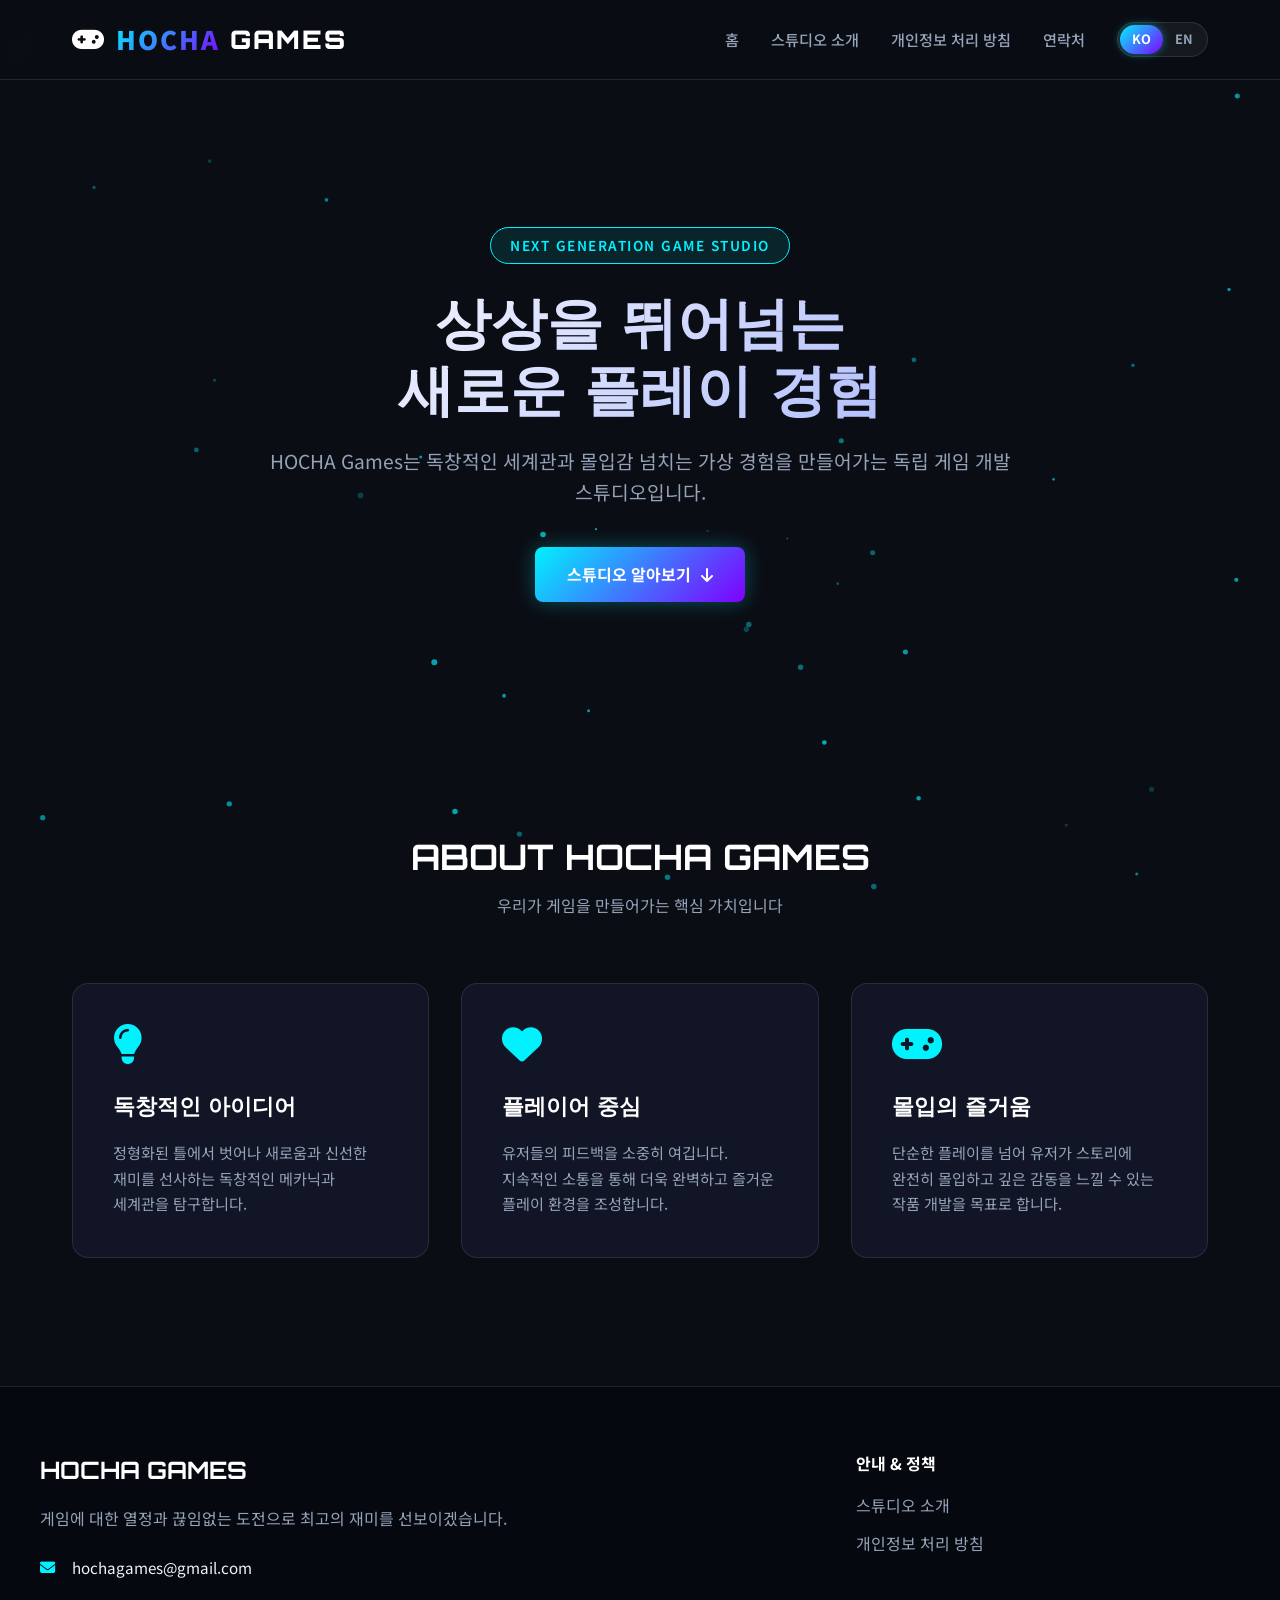
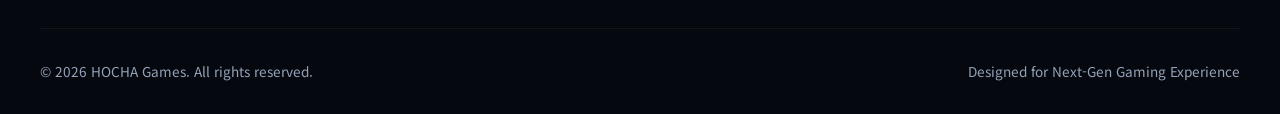
<file: index.html>
<!DOCTYPE html>
<html lang="ko">
<head>
    <meta charset="UTF-8">
    <meta name="viewport" content="width=device-width, initial-scale=1.0">
    <title>HOCHA Games - Official Studio Site</title>
    <link rel="preconnect" href="https://fonts.googleapis.com">
    <link rel="preconnect" href="https://fonts.gstatic.com" crossorigin>
    <link href="https://fonts.googleapis.com/css2?family=Orbitron:wght@400;700;900&family=Noto+Sans+KR:wght@300;400;500;700&display=swap" rel="stylesheet">
    <link rel="stylesheet" href="https://cdnjs.cloudflare.com/ajax/libs/font-awesome/6.4.0/css/all.min.css">
    <link rel="stylesheet" href="assets/css/style.css">
</head>
<body>

    <!-- Particle Background Canvas -->
    <canvas id="bg-canvas"></canvas>

    <!-- Header Navigation -->
    <header>
        <div class="nav-container">
            <a href="index.html" class="brand-logo">
                <i class="fa-solid fa-gamepad"></i>
                <span>HOCHA</span> GAMES
            </a>
            <div class="nav-right">
                <ul class="nav-links">
                    <li><a href="index.html" data-i18n="nav-home">홈</a></li>
                    <li><a href="index.html#about" data-i18n="nav-about">스튜디오 소개</a></li>
                    <li><a href="privacy.html" data-i18n="nav-privacy">개인정보 처리 방침</a></li>
                    <li><a href="#contact" data-i18n="nav-contact">연락처</a></li>
                </ul>
                <!-- Language Switcher Button -->
                <div class="lang-switcher" onclick="toggleLanguage()">
                    <span class="lang-btn active" id="btn-ko">KO</span>
                    <span class="lang-btn" id="btn-en">EN</span>
                </div>
            </div>
        </div>
    </header>

    <!-- Hero Section -->
    <section class="hero">
        <div class="hero-content">
            <div class="badge" data-i18n="hero-badge">Next Generation Game Studio</div>
            <h1 data-i18n="hero-title">상상을 뛰어넘는<br>새로운 플레이 경험</h1>
            <p data-i18n="hero-desc">HOCHA Games는 독창적인 세계관과 몰입감 넘치는 가상 경험을 만들어가는 독립 게임 개발 스튜디오입니다.</p>
            <a href="#about" class="hero-btn">
                <span data-i18n="hero-btn">스튜디오 알아보기</span> <i class="fa-solid fa-arrow-down"></i>
            </a>
        </div>
    </section>

    <!-- About Section -->
    <section id="about" class="about-section">
        <div class="section-header">
            <h2>ABOUT HOCHA GAMES</h2>
            <p data-i18n="about-subtitle">우리가 게임을 만들어가는 핵심 가치입니다</p>
        </div>
        <div class="about-grid">
            <div class="about-card">
                <i class="fa-solid fa-lightbulb about-icon"></i>
                <h3 data-i18n="card1-title">독창적인 아이디어</h3>
                <p data-i18n="card1-desc">정형화된 틀에서 벗어나 새로움과 신선한 재미를 선사하는 독창적인 메카닉과 세계관을 탐구합니다.</p>
            </div>
            <div class="about-card">
                <i class="fa-solid fa-heart about-icon"></i>
                <h3 data-i18n="card2-title">플레이어 중심</h3>
                <p data-i18n="card2-desc">유저들의 피드백을 소중히 여깁니다. 지속적인 소통을 통해 더욱 완벽하고 즐거운 플레이 환경을 조성합니다.</p>
            </div>
            <div class="about-card">
                <i class="fa-solid fa-gamepad about-icon"></i>
                <h3 data-i18n="card3-title">몰입의 즐거움</h3>
                <p data-i18n="card3-desc">단순한 플레이를 넘어 유저가 스토리에 완전히 몰입하고 깊은 감동을 느낄 수 있는 작품 개발을 목표로 합니다.</p>
            </div>
        </div>
    </section>

    <!-- Footer & Contact Section -->
    <footer id="contact">
        <div class="footer-container">
            <div class="footer-info">
                <h3>HOCHA GAMES</h3>
                <p data-i18n="footer-desc">게임에 대한 열정과 끊임없는 도전으로 최고의 재미를 선보이겠습니다.</p>
                <ul class="contact-details">
                    <li><i class="fa-solid fa-envelope"></i> hochagames@gmail.com</li>
                </ul>
            </div>
            <div>
                <div class="footer-links-title" data-i18n="footer-nav-title">안내 & 정책</div>
                <ul class="footer-nav">
                    <li><a href="index.html#about" data-i18n="nav-about">스튜디오 소개</a></li>
                    <li><a href="privacy.html" data-i18n="nav-privacy">개인정보 처리 방침</a></li>
                </ul>
            </div>
        </div>
        <div class="footer-bottom">
            <div>&copy; 2026 HOCHA Games. All rights reserved.</div>
            <div>Designed for Next-Gen Gaming Experience</div>
        </div>
    </footer>

    <!-- Main JavaScript Import -->
    <script src="assets/js/main.js"></script>
</body>
</html>
</file>
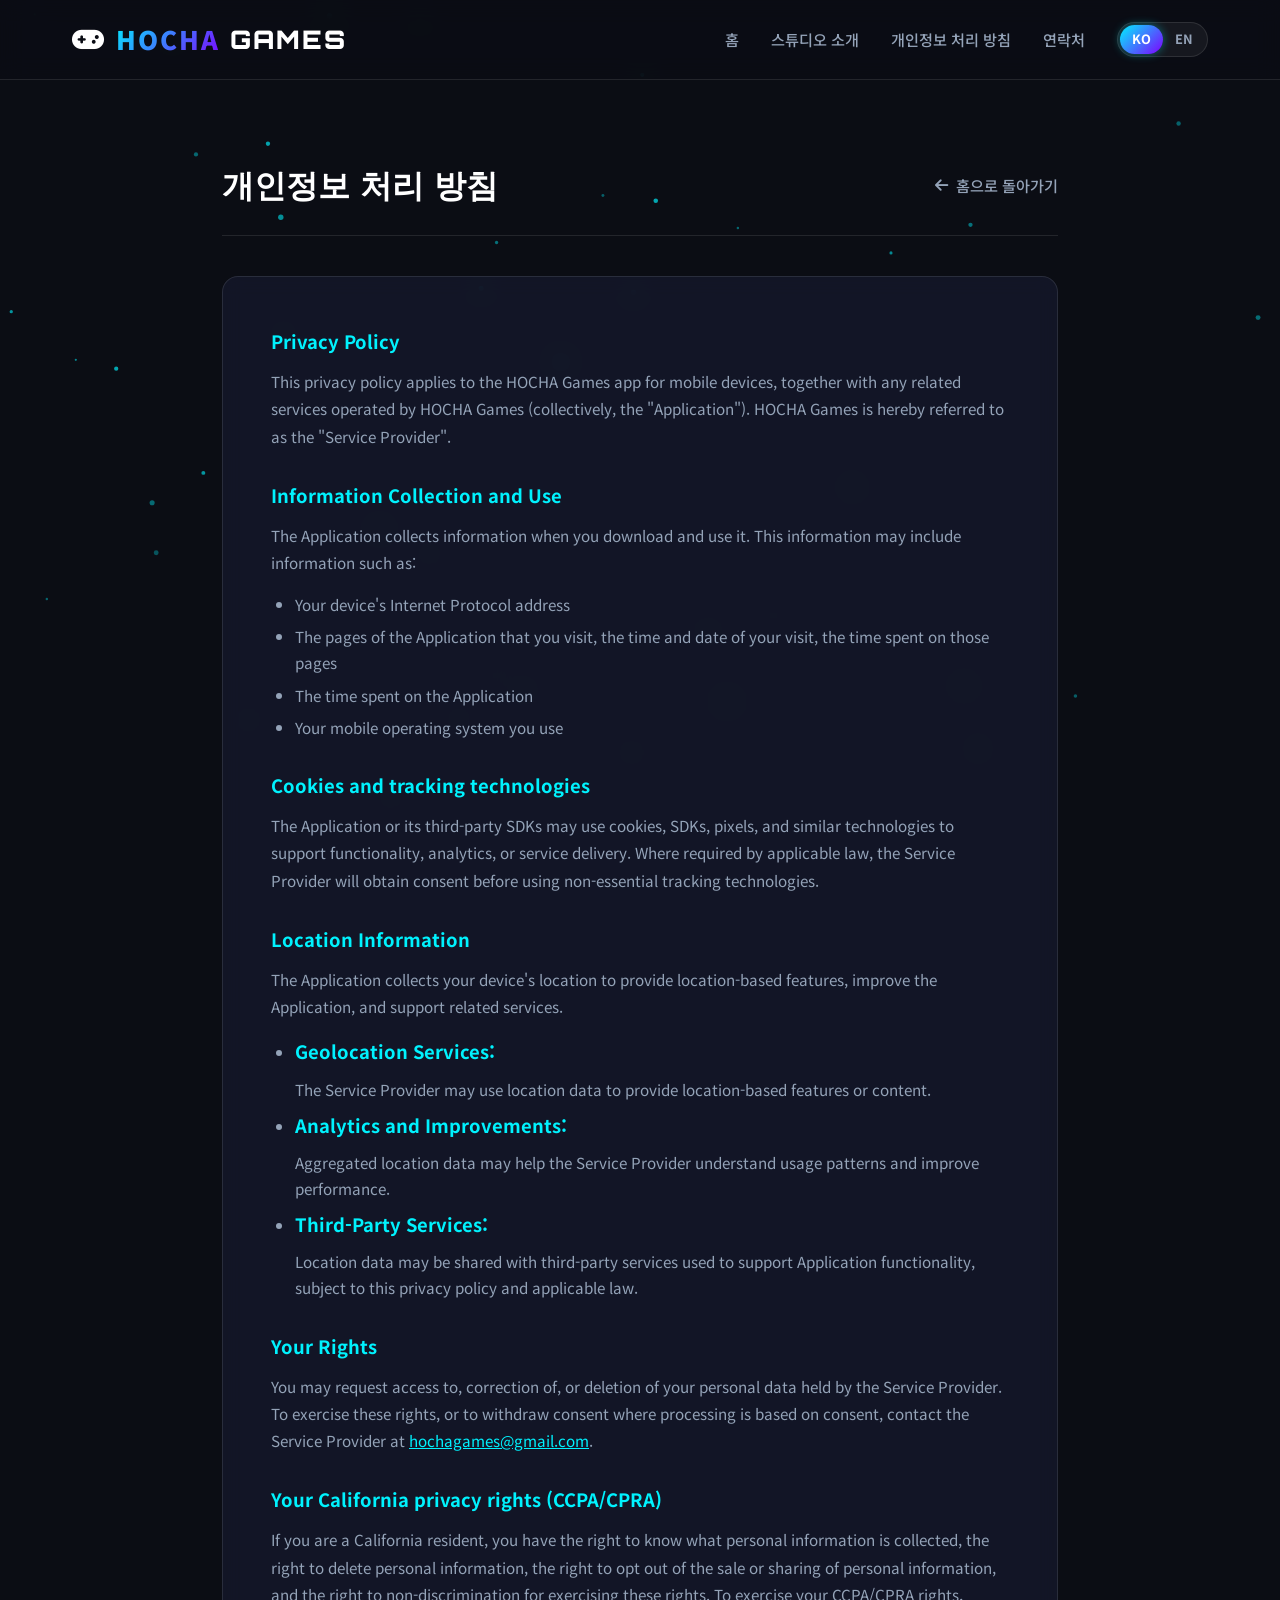
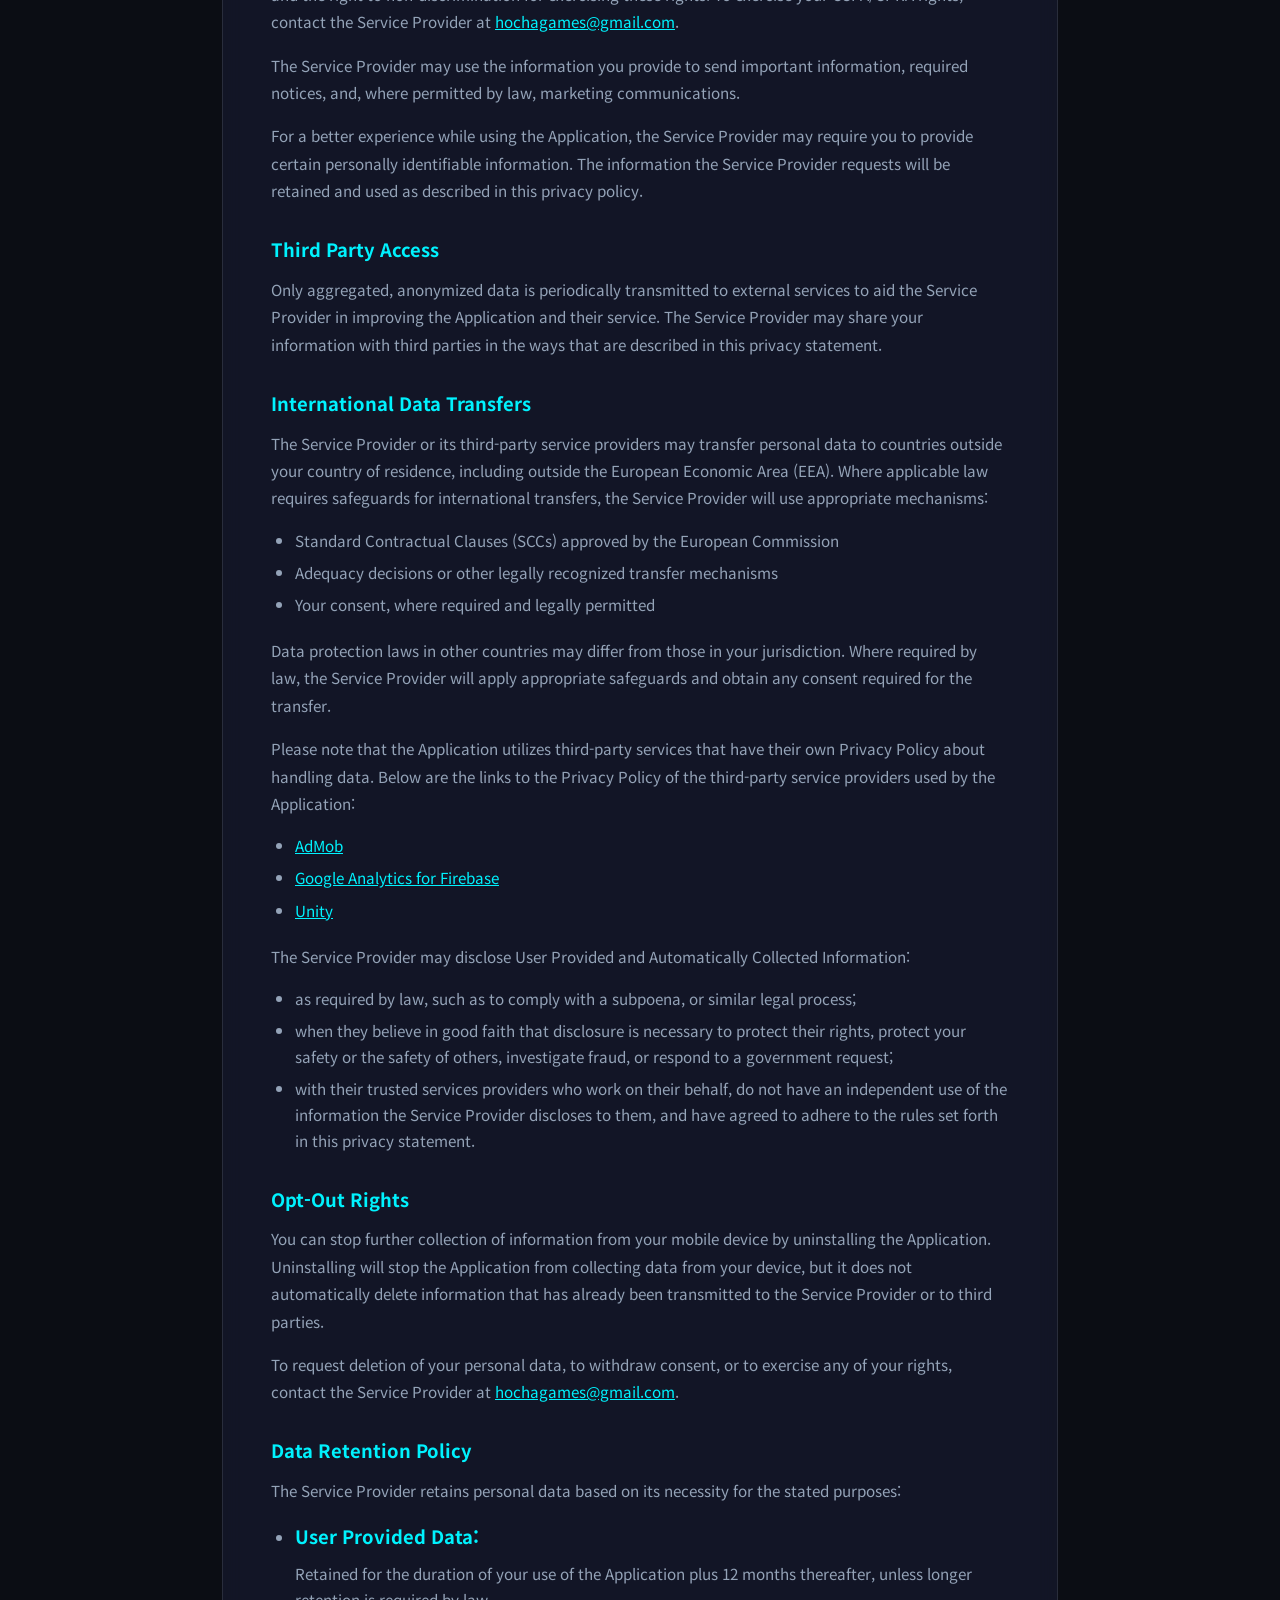
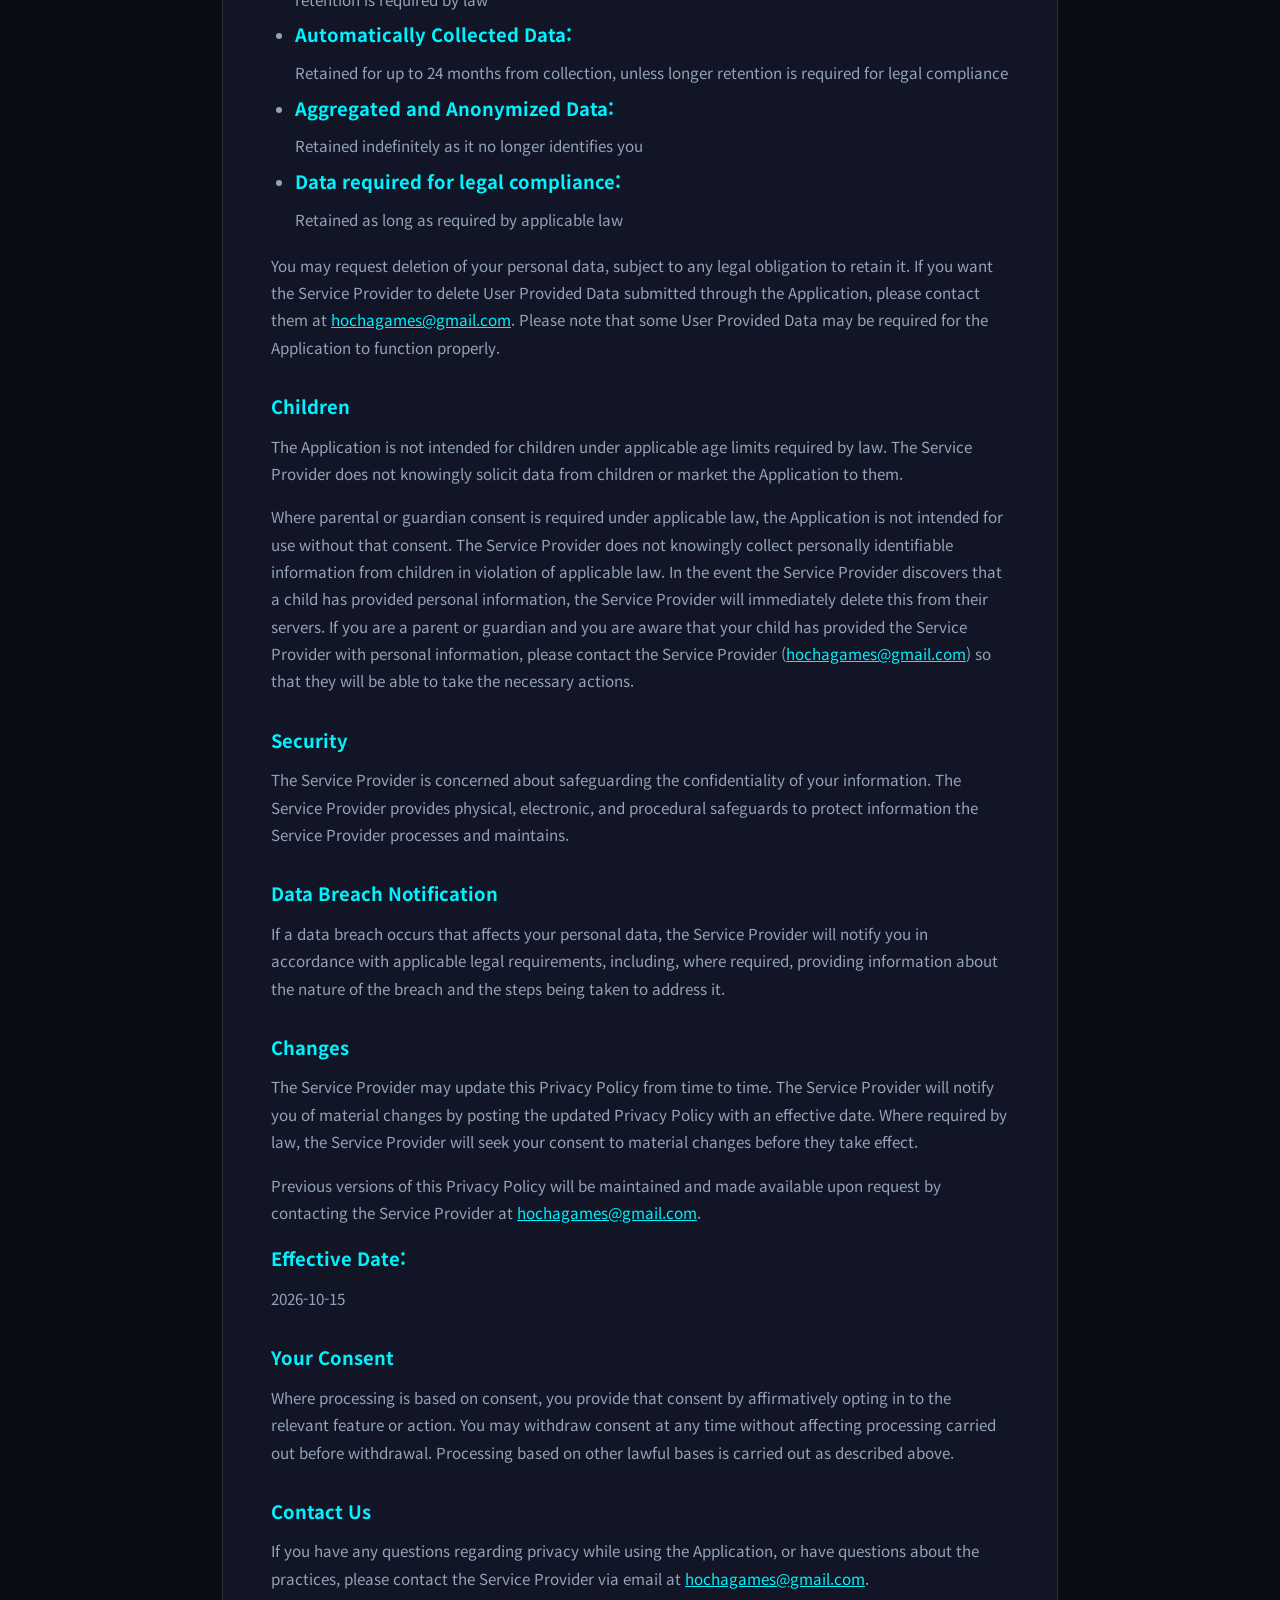
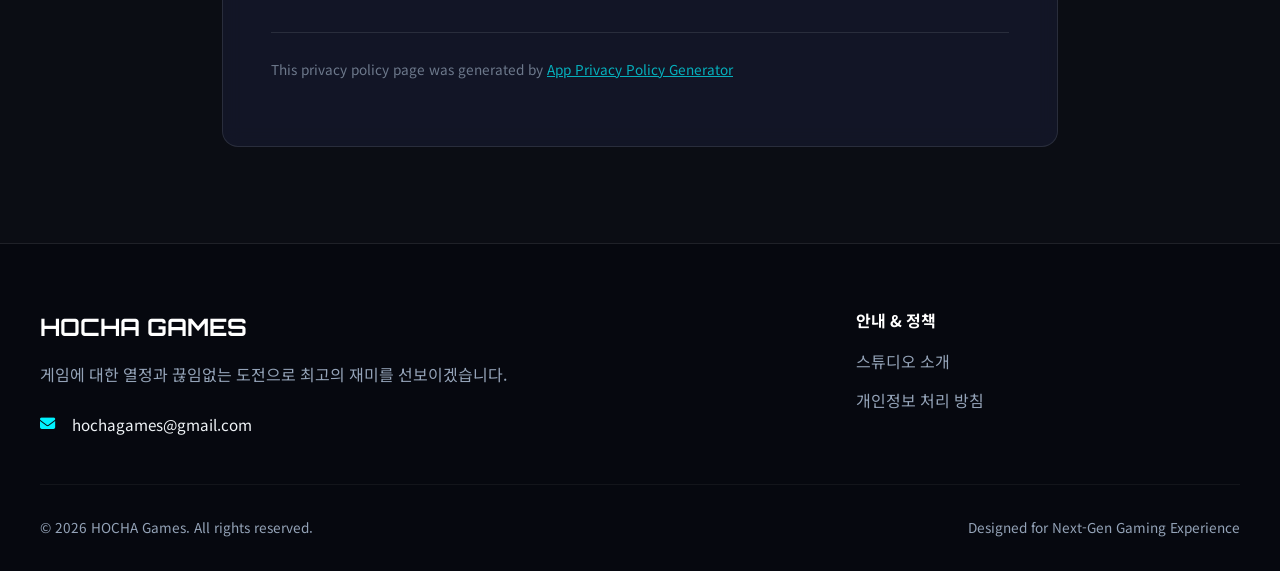
<file: privacy.html>
<!DOCTYPE html>
<html lang="ko">
<head>
    <meta charset="UTF-8">
    <meta name="viewport" content="width=device-width, initial-scale=1.0">
    <title>Privacy Policy - HOCHA Games</title>
    <link rel="preconnect" href="https://fonts.googleapis.com">
    <link rel="preconnect" href="https://fonts.gstatic.com" crossorigin>
    <link href="https://fonts.googleapis.com/css2?family=Orbitron:wght@400;700;900&family=Noto+Sans+KR:wght@300;400;500;700&display=swap" rel="stylesheet">
    <link rel="stylesheet" href="https://cdnjs.cloudflare.com/ajax/libs/font-awesome/6.4.0/css/all.min.css">
    <link rel="stylesheet" href="assets/css/style.css">
    <style>
        /* Privacy Policy Specific Typography & Layout Enhancements */
        .page-body strong {
            display: block;
            font-size: 1.15rem;
            color: var(--accent-cyan);
            margin-top: 1.8rem;
            margin-bottom: 0.6rem;
            font-weight: 700;
        }

        .page-body strong:first-child {
            margin-top: 0;
        }

        .page-body p {
            margin-bottom: 1rem;
            color: var(--text-muted);
            line-height: 1.8;
            word-break: keep-all;
        }

        .page-body ul {
            margin-left: 1.5rem;
            margin-bottom: 1.2rem;
            color: var(--text-muted);
        }

        .page-body li {
            margin-bottom: 0.4rem;
            line-height: 1.7;
        }

        .page-body a {
            color: var(--accent-cyan);
            text-decoration: underline;
            transition: color 0.3s ease;
        }

        .page-body a:hover {
            color: var(--accent-purple);
        }

        .page-body hr {
            border: none;
            border-top: 1px solid var(--glass-border);
            margin: 2.5rem 0 1.5rem 0;
        }

        .footer-credits {
            font-size: 0.85rem;
            color: var(--text-muted);
            opacity: 0.7;
        }
    </style>
</head>
<body>

    <!-- Particle Background Canvas -->
    <canvas id="bg-canvas"></canvas>

    <!-- Header Navigation -->
    <header>
        <div class="nav-container">
            <a href="index.html" class="brand-logo">
                <i class="fa-solid fa-gamepad"></i>
                <span>HOCHA</span> GAMES
            </a>
            <div class="nav-right">
                <ul class="nav-links">
                    <li><a href="index.html" data-i18n="nav-home">홈</a></li>
                    <li><a href="index.html#about" data-i18n="nav-about">스튜디오 소개</a></li>
                    <li><a href="privacy.html" data-i18n="nav-privacy">개인정보 처리 방침</a></li>
                    <li><a href="index.html#contact" data-i18n="nav-contact">연락처</a></li>
                </ul>
                <!-- Language Switcher Button -->
                <div class="lang-switcher" onclick="toggleLanguage()">
                    <span class="lang-btn active" id="btn-ko">KO</span>
                    <span class="lang-btn" id="btn-en">EN</span>
                </div>
            </div>
        </div>
    </header>

    <!-- Privacy Policy Page Container -->
    <main class="page-container">
        <div class="page-header">
            <h2 data-i18n="privacy-heading">개인정보 처리 방침</h2>
            <a href="index.html" class="back-btn"><i class="fa-solid fa-arrow-left"></i> <span data-i18n="back-home">홈으로 돌아가기</span></a>
        </div>
        
        <!-- Privacy Policy Main Content Box -->
        <div class="page-body">
            <strong>Privacy Policy</strong>
            <p>This privacy policy applies to the HOCHA Games app for mobile devices, together with any related services operated by HOCHA Games (collectively, the "Application"). HOCHA Games is hereby referred to as the "Service Provider".</p>

            <strong>Information Collection and Use</strong>
            <p>The Application collects information when you download and use it. This information may include information such as:</p>
            <ul>
                <li>Your device's Internet Protocol address</li>
                <li>The pages of the Application that you visit, the time and date of your visit, the time spent on those pages</li>
                <li>The time spent on the Application</li>
                <li>Your mobile operating system you use</li>
            </ul>

            <strong>Cookies and tracking technologies</strong>
            <p>The Application or its third-party SDKs may use cookies, SDKs, pixels, and similar technologies to support functionality, analytics, or service delivery. Where required by applicable law, the Service Provider will obtain consent before using non-essential tracking technologies.</p>

            <strong>Location Information</strong>
            <p>The Application collects your device's location to provide location-based features, improve the Application, and support related services.</p>
            <ul>
                <li><strong>Geolocation Services:</strong> The Service Provider may use location data to provide location-based features or content.</li>
                <li><strong>Analytics and Improvements:</strong> Aggregated location data may help the Service Provider understand usage patterns and improve performance.</li>
                <li><strong>Third-Party Services:</strong> Location data may be shared with third-party services used to support Application functionality, subject to this privacy policy and applicable law.</li>
            </ul>

            <strong>Your Rights</strong>
            <p>You may request access to, correction of, or deletion of your personal data held by the Service Provider. To exercise these rights, or to withdraw consent where processing is based on consent, contact the Service Provider at <a href="mailto:hochagames@gmail.com">hochagames@gmail.com</a>.</p>

            <strong>Your California privacy rights (CCPA/CPRA)</strong>
            <p>If you are a California resident, you have the right to know what personal information is collected, the right to delete personal information, the right to opt out of the sale or sharing of personal information, and the right to non-discrimination for exercising these rights. To exercise your CCPA/CPRA rights, contact the Service Provider at <a href="mailto:hochagames@gmail.com">hochagames@gmail.com</a>.</p>
            
            <p>The Service Provider may use the information you provide to send important information, required notices, and, where permitted by law, marketing communications.</p>
            <p>For a better experience while using the Application, the Service Provider may require you to provide certain personally identifiable information. The information the Service Provider requests will be retained and used as described in this privacy policy.</p>

            <strong>Third Party Access</strong>
            <p>Only aggregated, anonymized data is periodically transmitted to external services to aid the Service Provider in improving the Application and their service. The Service Provider may share your information with third parties in the ways that are described in this privacy statement.</p>

            <strong>International Data Transfers</strong>
            <p>The Service Provider or its third-party service providers may transfer personal data to countries outside your country of residence, including outside the European Economic Area (EEA). Where applicable law requires safeguards for international transfers, the Service Provider will use appropriate mechanisms:</p>
            <ul>
                <li>Standard Contractual Clauses (SCCs) approved by the European Commission</li>
                <li>Adequacy decisions or other legally recognized transfer mechanisms</li>
                <li>Your consent, where required and legally permitted</li>
            </ul>
            <p>Data protection laws in other countries may differ from those in your jurisdiction. Where required by law, the Service Provider will apply appropriate safeguards and obtain any consent required for the transfer.</p>

            <p>Please note that the Application utilizes third-party services that have their own Privacy Policy about handling data. Below are the links to the Privacy Policy of the third-party service providers used by the Application:</p>
            <ul>
                <li><a href="https://policies.google.com/technologies/partner-sites" target="_blank" rel="noopener noreferrer">AdMob</a></li>
                <li><a href="https://firebase.google.com/support/privacy" target="_blank" rel="noopener noreferrer">Google Analytics for Firebase</a></li>
                <li><a href="https://unity3d.com/legal/privacy-policy" target="_blank" rel="noopener noreferrer">Unity</a></li>
            </ul>

            <p>The Service Provider may disclose User Provided and Automatically Collected Information:</p>
            <ul>
                <li>as required by law, such as to comply with a subpoena, or similar legal process;</li>
                <li>when they believe in good faith that disclosure is necessary to protect their rights, protect your safety or the safety of others, investigate fraud, or respond to a government request;</li>
                <li>with their trusted services providers who work on their behalf, do not have an independent use of the information the Service Provider discloses to them, and have agreed to adhere to the rules set forth in this privacy statement.</li>
            </ul>

            <strong>Opt-Out Rights</strong>
            <p>You can stop further collection of information from your mobile device by uninstalling the Application. Uninstalling will stop the Application from collecting data from your device, but it does not automatically delete information that has already been transmitted to the Service Provider or to third parties.</p>
            <p>To request deletion of your personal data, to withdraw consent, or to exercise any of your rights, contact the Service Provider at <a href="mailto:hochagames@gmail.com">hochagames@gmail.com</a>.</p>

            <strong>Data Retention Policy</strong>
            <p>The Service Provider retains personal data based on its necessity for the stated purposes:</p>
            <ul>
                <li><strong>User Provided Data:</strong> Retained for the duration of your use of the Application plus 12 months thereafter, unless longer retention is required by law</li>
                <li><strong>Automatically Collected Data:</strong> Retained for up to 24 months from collection, unless longer retention is required for legal compliance</li>
                <li><strong>Aggregated and Anonymized Data:</strong> Retained indefinitely as it no longer identifies you</li>
                <li><strong>Data required for legal compliance:</strong> Retained as long as required by applicable law</li>
            </ul>
            <p>You may request deletion of your personal data, subject to any legal obligation to retain it. If you want the Service Provider to delete User Provided Data submitted through the Application, please contact them at <a href="mailto:hochagames@gmail.com">hochagames@gmail.com</a>. Please note that some User Provided Data may be required for the Application to function properly.</p>

            <strong>Children</strong>
            <p>The Application is not intended for children under applicable age limits required by law. The Service Provider does not knowingly solicit data from children or market the Application to them.</p>
            <p>Where parental or guardian consent is required under applicable law, the Application is not intended for use without that consent. The Service Provider does not knowingly collect personally identifiable information from children in violation of applicable law. In the event the Service Provider discovers that a child has provided personal information, the Service Provider will immediately delete this from their servers. If you are a parent or guardian and you are aware that your child has provided the Service Provider with personal information, please contact the Service Provider (<a href="mailto:hochagames@gmail.com">hochagames@gmail.com</a>) so that they will be able to take the necessary actions.</p>

            <strong>Security</strong>
            <p>The Service Provider is concerned about safeguarding the confidentiality of your information. The Service Provider provides physical, electronic, and procedural safeguards to protect information the Service Provider processes and maintains.</p>

            <strong>Data Breach Notification</strong>
            <p>If a data breach occurs that affects your personal data, the Service Provider will notify you in accordance with applicable legal requirements, including, where required, providing information about the nature of the breach and the steps being taken to address it.</p>

            <strong>Changes</strong>
            <p>The Service Provider may update this Privacy Policy from time to time. The Service Provider will notify you of material changes by posting the updated Privacy Policy with an effective date. Where required by law, the Service Provider will seek your consent to material changes before they take effect.</p>
            <p>Previous versions of this Privacy Policy will be maintained and made available upon request by contacting the Service Provider at <a href="mailto:hochagames@gmail.com">hochagames@gmail.com</a>.</p>
            <p><strong>Effective Date:</strong> 2026-10-15</p>

            <strong>Your Consent</strong>
            <p>Where processing is based on consent, you provide that consent by affirmatively opting in to the relevant feature or action. You may withdraw consent at any time without affecting processing carried out before withdrawal. Processing based on other lawful bases is carried out as described above.</p>

            <strong>Contact Us</strong>
            <p>If you have any questions regarding privacy while using the Application, or have questions about the practices, please contact the Service Provider via email at <a href="mailto:hochagames@gmail.com">hochagames@gmail.com</a>.</p>

            <hr>
            <p class="footer-credits">This privacy policy page was generated by <a href="https://app-privacy-policy-generator.nisrulz.com/" target="_blank" rel="noopener noreferrer">App Privacy Policy Generator</a></p>
        </div>
    </main>

    <!-- Footer -->
    <footer id="contact">
        <div class="footer-container">
            <div class="footer-info">
                <h3>HOCHA GAMES</h3>
                <p data-i18n="footer-desc">게임에 대한 열정과 끊임없는 도전으로 최고의 재미를 선보이겠습니다.</p>
                <ul class="contact-details">
                    <li><i class="fa-solid fa-envelope"></i> hochagames@gmail.com</li>
                </ul>
            </div>
            <div>
                <div class="footer-links-title" data-i18n="footer-nav-title">안내 & 정책</div>
                <ul class="footer-nav">
                    <li><a href="index.html#about" data-i18n="nav-about">스튜디오 소개</a></li>
                    <li><a href="privacy.html" data-i18n="nav-privacy">개인정보 처리 방침</a></li>
                </ul>
            </div>
        </div>
        <div class="footer-bottom">
            <div>&copy; 2026 HOCHA Games. All rights reserved.</div>
            <div>Designed for Next-Gen Gaming Experience</div>
        </div>
    </footer>

    <!-- Main JavaScript Import -->
    <script src="assets/js/main.js"></script>
</body>
</html>
</file>
<file: assets/css/style.css>
:root {
    --bg-color: #0b0d14;
    --card-bg: rgba(22, 27, 46, 0.7);
    --accent-cyan: #00f2fe;
    --accent-purple: #7f00ff;
    --accent-pink: #ff007f;
    --text-main: #f0f4f8;
    --text-muted: #94a3b8;
    --glass-border: rgba(255, 255, 255, 0.1);
    --nav-bg: rgba(11, 13, 20, 0.85);
}

* {
    margin: 0;
    padding: 0;
    box-sizing: border-box;
    font-family: 'Noto Sans KR', sans-serif;
}

body {
    background-color: var(--bg-color);
    color: var(--text-main);
    overflow-x: hidden;
    line-height: 1.6;
}

h1, h2, h3, .brand-logo {
    font-family: 'Orbitron', sans-serif;
}

/* Canvas Background Particle Effect */
#bg-canvas {
    position: fixed;
    top: 0;
    left: 0;
    width: 100vw;
    height: 100vh;
    z-index: -1;
    pointer-events: none;
}

/* Header & Navigation */
header {
    position: fixed;
    top: 0;
    width: 100%;
    z-index: 1000;
    background: var(--nav-bg);
    backdrop-filter: blur(12px);
    border-bottom: 1px solid var(--glass-border);
    transition: all 0.3s ease;
}

.nav-container {
    max-width: 1200px;
    margin: 0 auto;
    display: flex;
    justify-content: space-between;
    align-items: center;
    padding: 1.2rem 2rem;
}

.brand-logo {
    font-size: 1.6rem;
    font-weight: 900;
    letter-spacing: 2px;
    color: #fff;
    text-decoration: none;
    display: flex;
    align-items: center;
    gap: 10px;
}

.brand-logo span {
    background: linear-gradient(135deg, var(--accent-cyan), var(--accent-purple));
    -webkit-background-clip: text;
    -webkit-text-fill-color: transparent;
}

.nav-right {
    display: flex;
    align-items: center;
    gap: 2rem;
}

.nav-links {
    display: flex;
    list-style: none;
    gap: 2rem;
    align-items: center;
}

.nav-links a {
    color: var(--text-muted);
    text-decoration: none;
    font-weight: 500;
    font-size: 0.95rem;
    transition: color 0.3s ease;
    cursor: pointer;
}

.nav-links a:hover {
    color: var(--accent-cyan);
}

/* Language Switcher */
.lang-switcher {
    display: flex;
    align-items: center;
    background: rgba(255, 255, 255, 0.05);
    border: 1px solid var(--glass-border);
    border-radius: 20px;
    padding: 2px;
    cursor: pointer;
}

.lang-btn {
    padding: 4px 12px;
    border-radius: 16px;
    font-size: 0.8rem;
    font-weight: 700;
    color: var(--text-muted);
    transition: all 0.3s ease;
    user-select: none;
}

.lang-btn.active {
    background: linear-gradient(135deg, var(--accent-cyan), var(--accent-purple));
    color: #fff;
    box-shadow: 0 0 10px rgba(0, 242, 254, 0.4);
}

/* Hero Section */
.hero {
    min-height: 85vh;
    display: flex;
    align-items: center;
    justify-content: center;
    text-align: center;
    padding: 8rem 2rem 4rem 2rem;
    position: relative;
}

.hero-content {
    max-width: 800px;
}

.badge {
    display: inline-block;
    padding: 0.4rem 1.2rem;
    border-radius: 50px;
    background: rgba(0, 242, 254, 0.1);
    border: 1px solid var(--accent-cyan);
    color: var(--accent-cyan);
    font-size: 0.85rem;
    font-weight: 600;
    margin-bottom: 1.5rem;
    text-transform: uppercase;
    letter-spacing: 1.5px;
}

.hero h1 {
    font-size: 3.5rem;
    font-weight: 900;
    line-height: 1.2;
    margin-bottom: 1.5rem;
    background: linear-gradient(135deg, #ffffff 0%, #a5b4fc 100%);
    -webkit-background-clip: text;
    -webkit-text-fill-color: transparent;
}

.hero p {
    font-size: 1.2rem;
    color: var(--text-muted);
    margin-bottom: 2.5rem;
    word-break: keep-all;
}

.hero-btn {
    display: inline-flex;
    align-items: center;
    gap: 10px;
    padding: 0.9rem 2rem;
    background: linear-gradient(135deg, var(--accent-cyan), var(--accent-purple));
    color: #fff;
    text-decoration: none;
    border-radius: 8px;
    font-weight: 700;
    box-shadow: 0 0 20px rgba(0, 242, 254, 0.3);
    transition: transform 0.3s ease, box-shadow 0.3s ease;
}

.hero-btn:hover {
    transform: translateY(-3px);
    box-shadow: 0 0 30px rgba(0, 242, 254, 0.5);
}

/* About Section */
.about-section {
    max-width: 1200px;
    margin: 4rem auto 8rem auto;
    padding: 0 2rem;
}

.section-header {
    text-align: center;
    margin-bottom: 4rem;
}

.section-header h2 {
    font-size: 2.2rem;
    color: #fff;
    margin-bottom: 0.5rem;
}

.section-header p {
    color: var(--text-muted);
}

.about-grid {
    display: grid;
    grid-template-columns: repeat(auto-fit, minmax(300px, 1fr));
    gap: 2rem;
}

.about-card {
    background: var(--card-bg);
    border: 1px solid var(--glass-border);
    padding: 2.5rem;
    border-radius: 16px;
    backdrop-filter: blur(10px);
    transition: transform 0.3s ease, border-color 0.3s ease;
}

.about-card:hover {
    transform: translateY(-5px);
    border-color: var(--accent-cyan);
}

.about-icon {
    font-size: 2.5rem;
    color: var(--accent-cyan);
    margin-bottom: 1.5rem;
}

.about-card h3 {
    font-size: 1.4rem;
    color: #fff;
    margin-bottom: 1rem;
}

.about-card p {
    color: var(--text-muted);
    font-size: 0.95rem;
    line-height: 1.7;
    word-break: keep-all;
}

/* Page Layout for Privacy Policy */
.page-container {
    max-width: 900px;
    margin: 10rem auto 6rem auto;
    padding: 0 2rem;
}

.page-header {
    margin-bottom: 2.5rem;
    padding-bottom: 1.5rem;
    border-bottom: 1px solid var(--glass-border);
    display: flex;
    justify-content: space-between;
    align-items: center;
}

.page-header h2 {
    font-size: 2rem;
    color: #fff;
}

.back-btn {
    display: inline-flex;
    align-items: center;
    gap: 8px;
    color: var(--text-muted);
    text-decoration: none;
    font-size: 0.95rem;
    font-weight: 500;
    transition: color 0.3s ease;
}

.back-btn:hover {
    color: var(--accent-cyan);
}

.page-body {
    background: var(--card-bg);
    border: 1px solid var(--glass-border);
    padding: 3rem;
    border-radius: 16px;
    backdrop-filter: blur(10px);
    color: var(--text-muted);
    font-size: 0.95rem;
    line-height: 1.8;
}

.page-body h4 {
    color: var(--text-main);
    margin: 1.5rem 0 0.5rem 0;
}

/* Footer Section */
footer {
    background: rgba(7, 9, 15, 0.95);
    border-top: 1px solid var(--glass-border);
    padding: 4rem 2rem 2rem 2rem;
}

.footer-container {
    max-width: 1200px;
    margin: 0 auto;
    display: grid;
    grid-template-columns: 2fr 1fr;
    gap: 3rem;
    margin-bottom: 3rem;
}

.footer-info h3 {
    font-size: 1.5rem;
    margin-bottom: 1rem;
    color: #fff;
}

.footer-info p {
    color: var(--text-muted);
    margin-bottom: 1.5rem;
    max-width: 500px;
    word-break: keep-all;
}

.contact-details {
    list-style: none;
    display: flex;
    flex-direction: column;
    gap: 0.8rem;
}

.contact-details li {
    color: var(--text-main);
    display: flex;
    align-items: center;
    gap: 12px;
    font-size: 0.95rem;
}

.contact-details i {
    color: var(--accent-cyan);
    width: 20px;
}

.footer-links-title {
    color: #fff;
    font-weight: 700;
    margin-bottom: 1rem;
}

.footer-nav {
    list-style: none;
    display: flex;
    flex-direction: column;
    gap: 0.8rem;
}

.footer-nav a {
    color: var(--text-muted);
    text-decoration: none;
    transition: color 0.3s ease;
    cursor: pointer;
}

.footer-nav a:hover {
    color: var(--accent-cyan);
}

.footer-bottom {
    max-width: 1200px;
    margin: 0 auto;
    padding-top: 2rem;
    border-top: 1px solid rgba(255, 255, 255, 0.05);
    display: flex;
    justify-content: space-between;
    align-items: center;
    flex-wrap: wrap;
    gap: 1rem;
    color: var(--text-muted);
    font-size: 0.85rem;
}

@media (max-width: 768px) {
    .hero h1 { font-size: 2.4rem; }
    .footer-container { grid-template-columns: 1fr; }
    .nav-container { flex-direction: column; gap: 1rem; }
    .nav-right { width: 100%; justify-content: space-between; }
}
</file>
